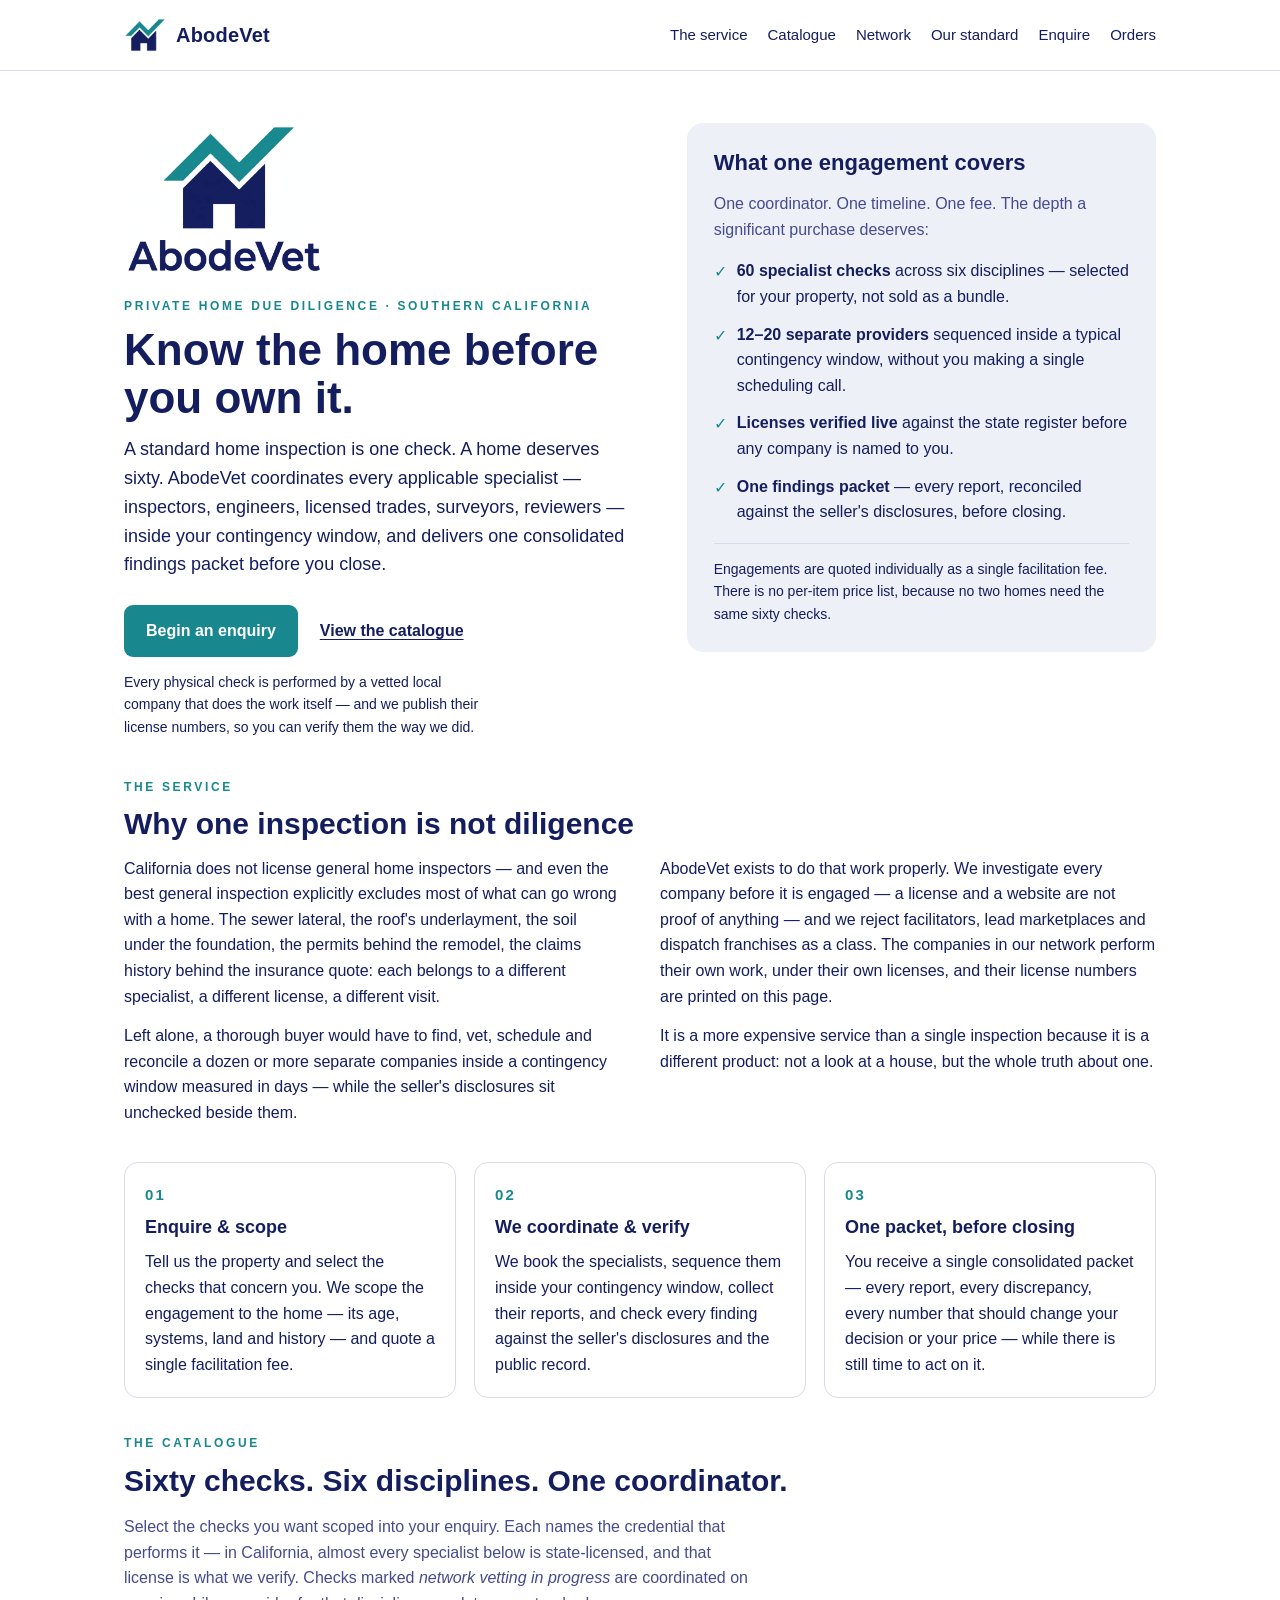
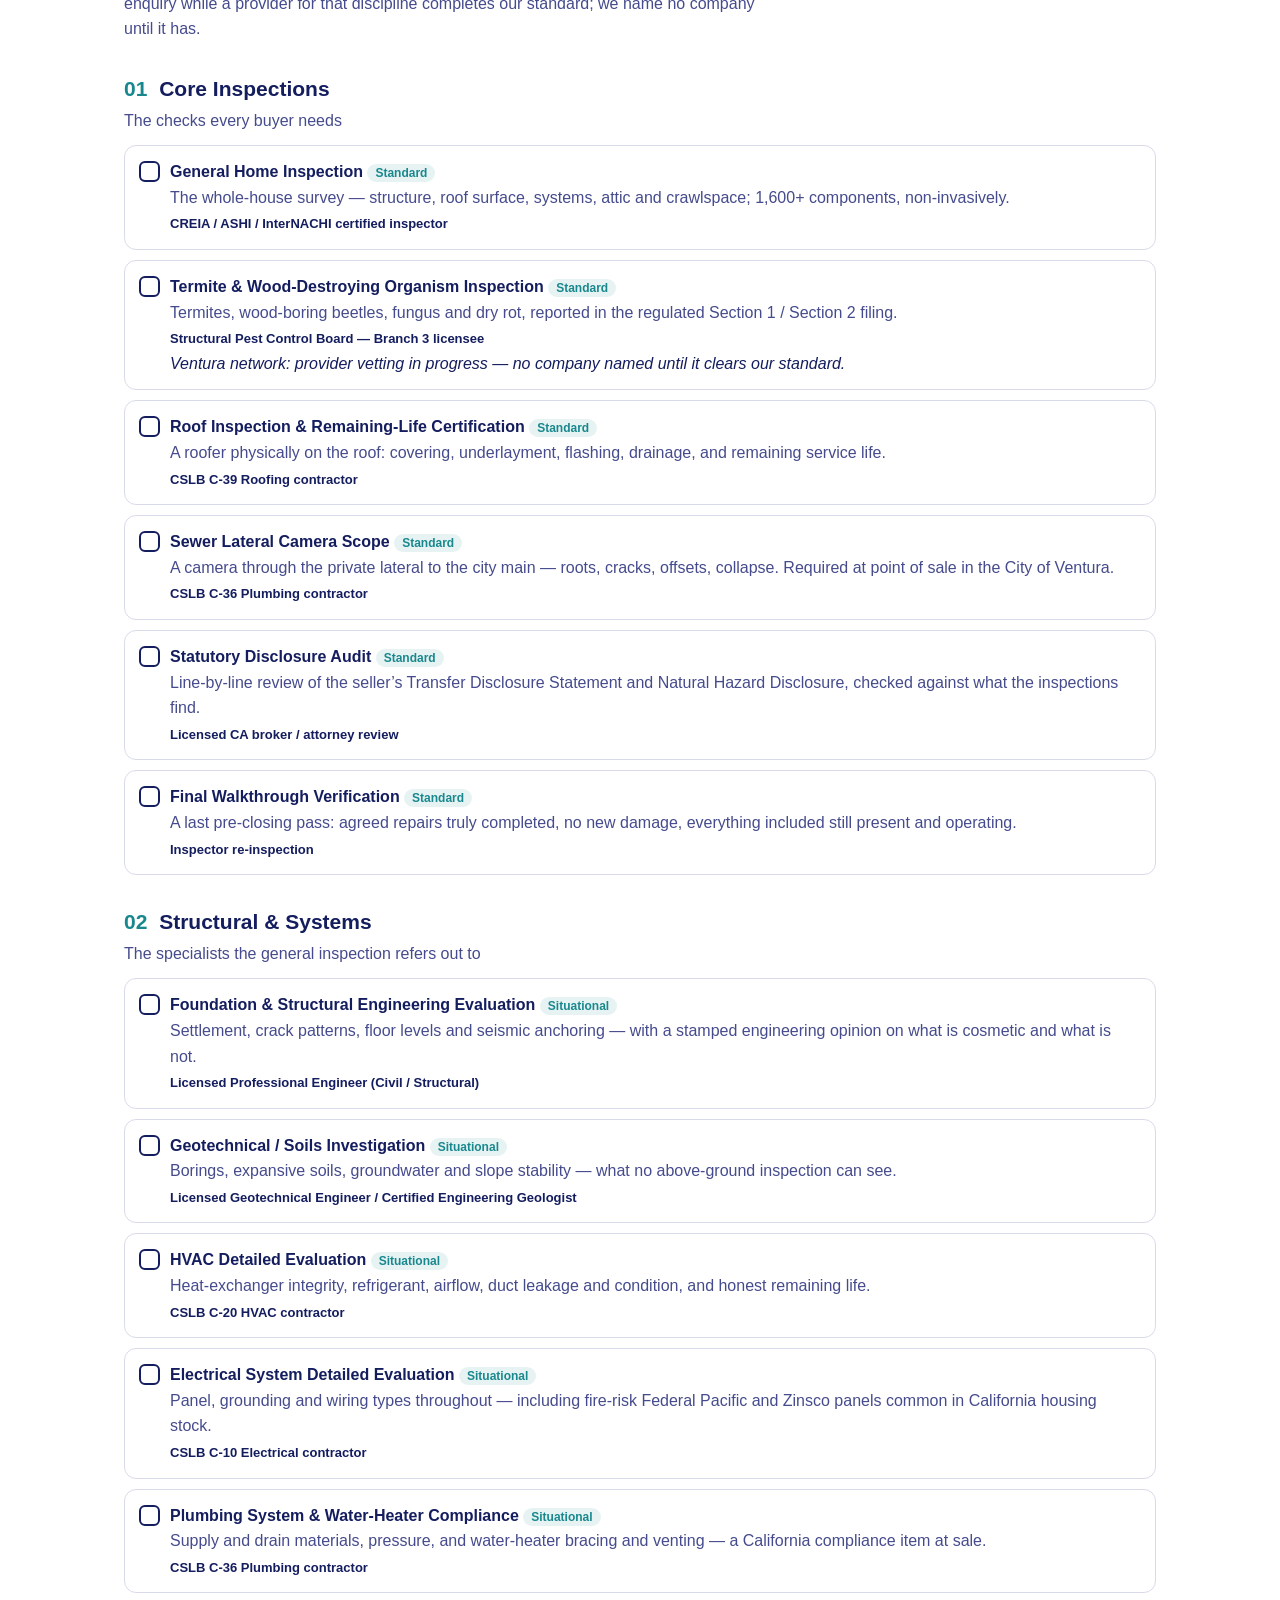
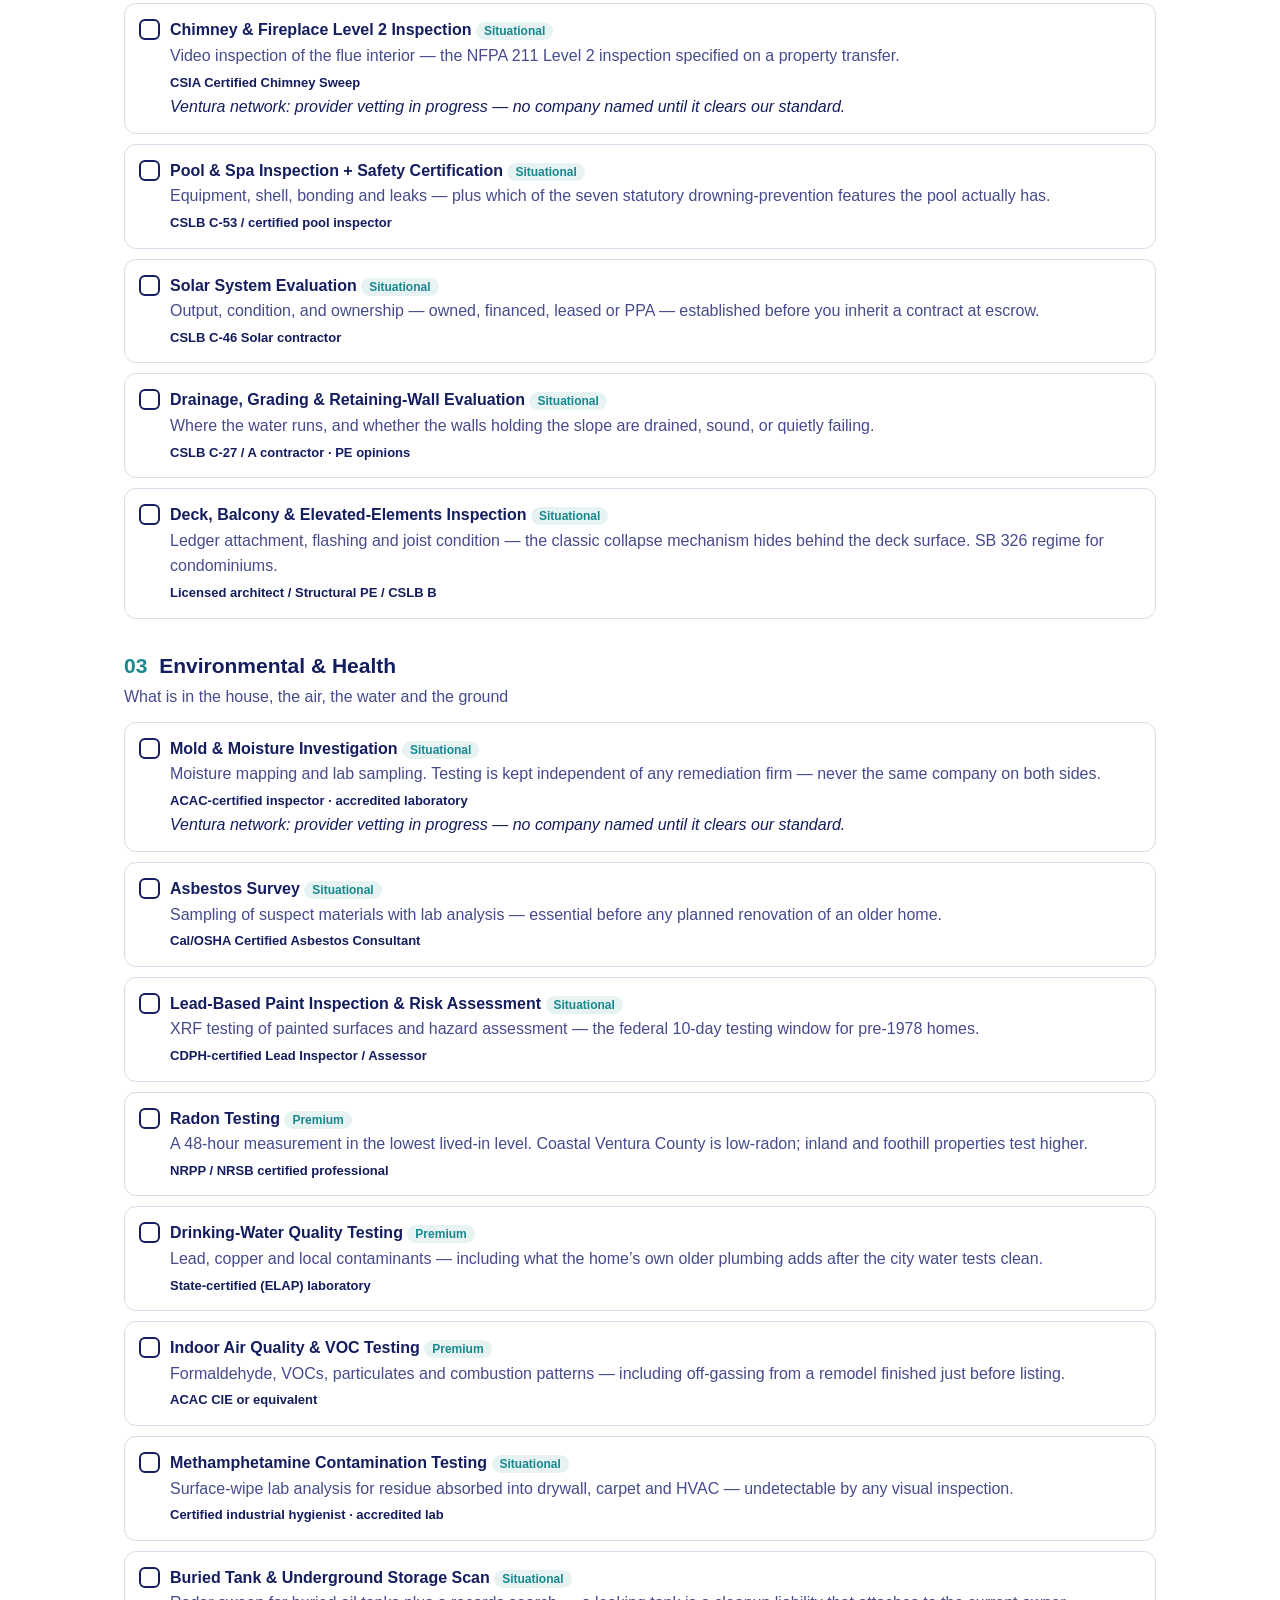
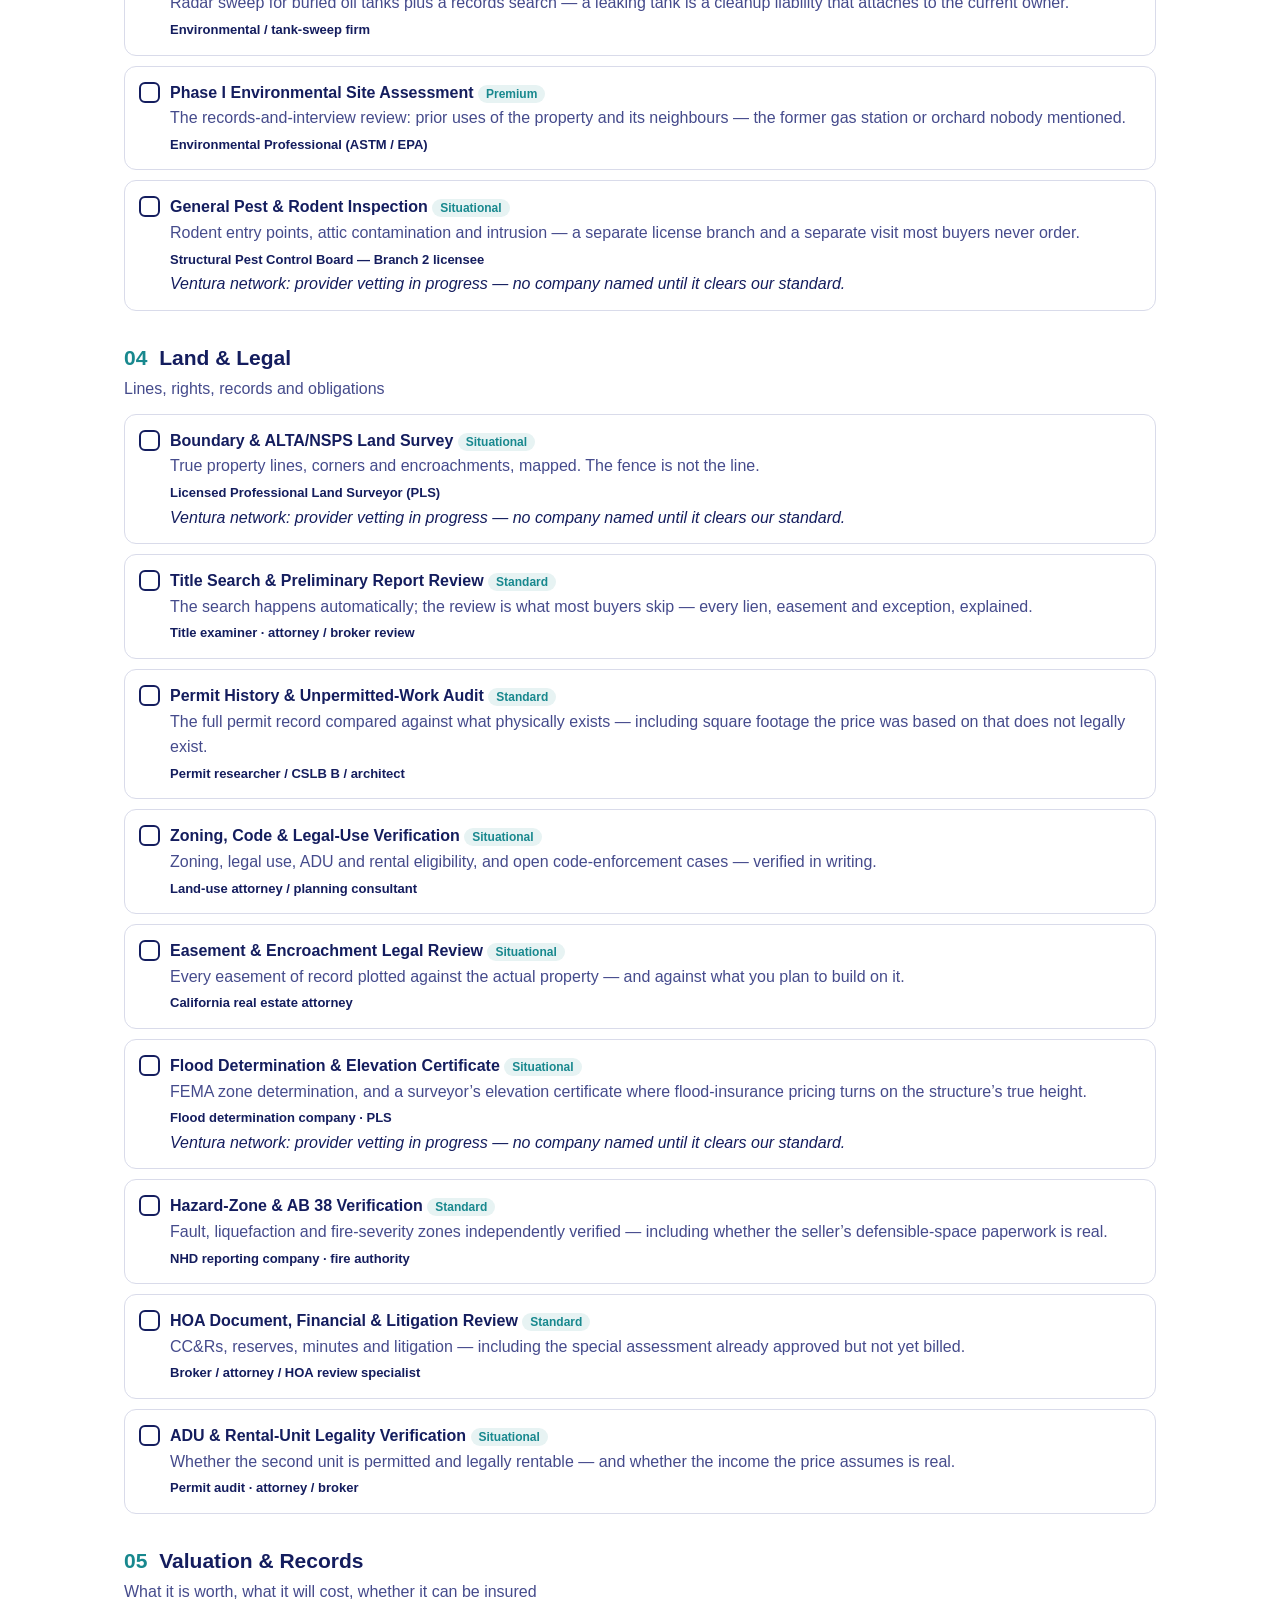
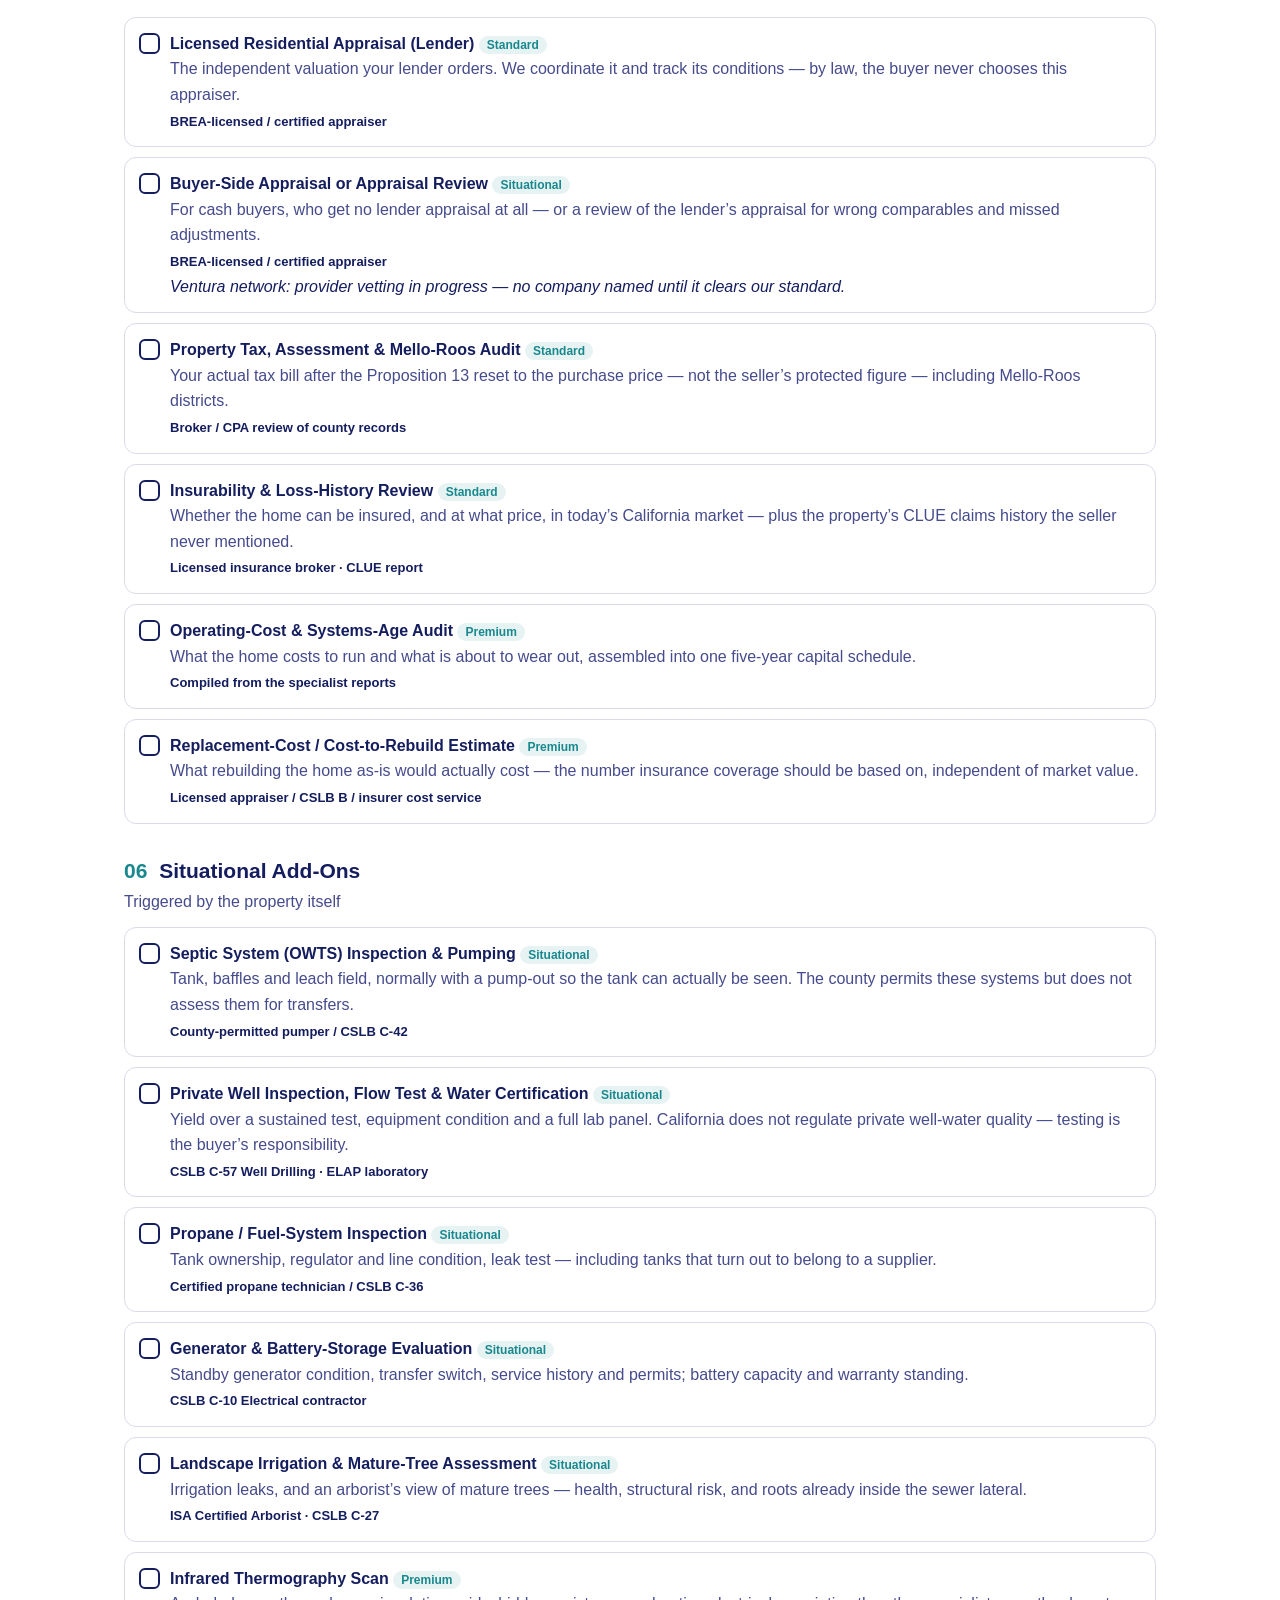
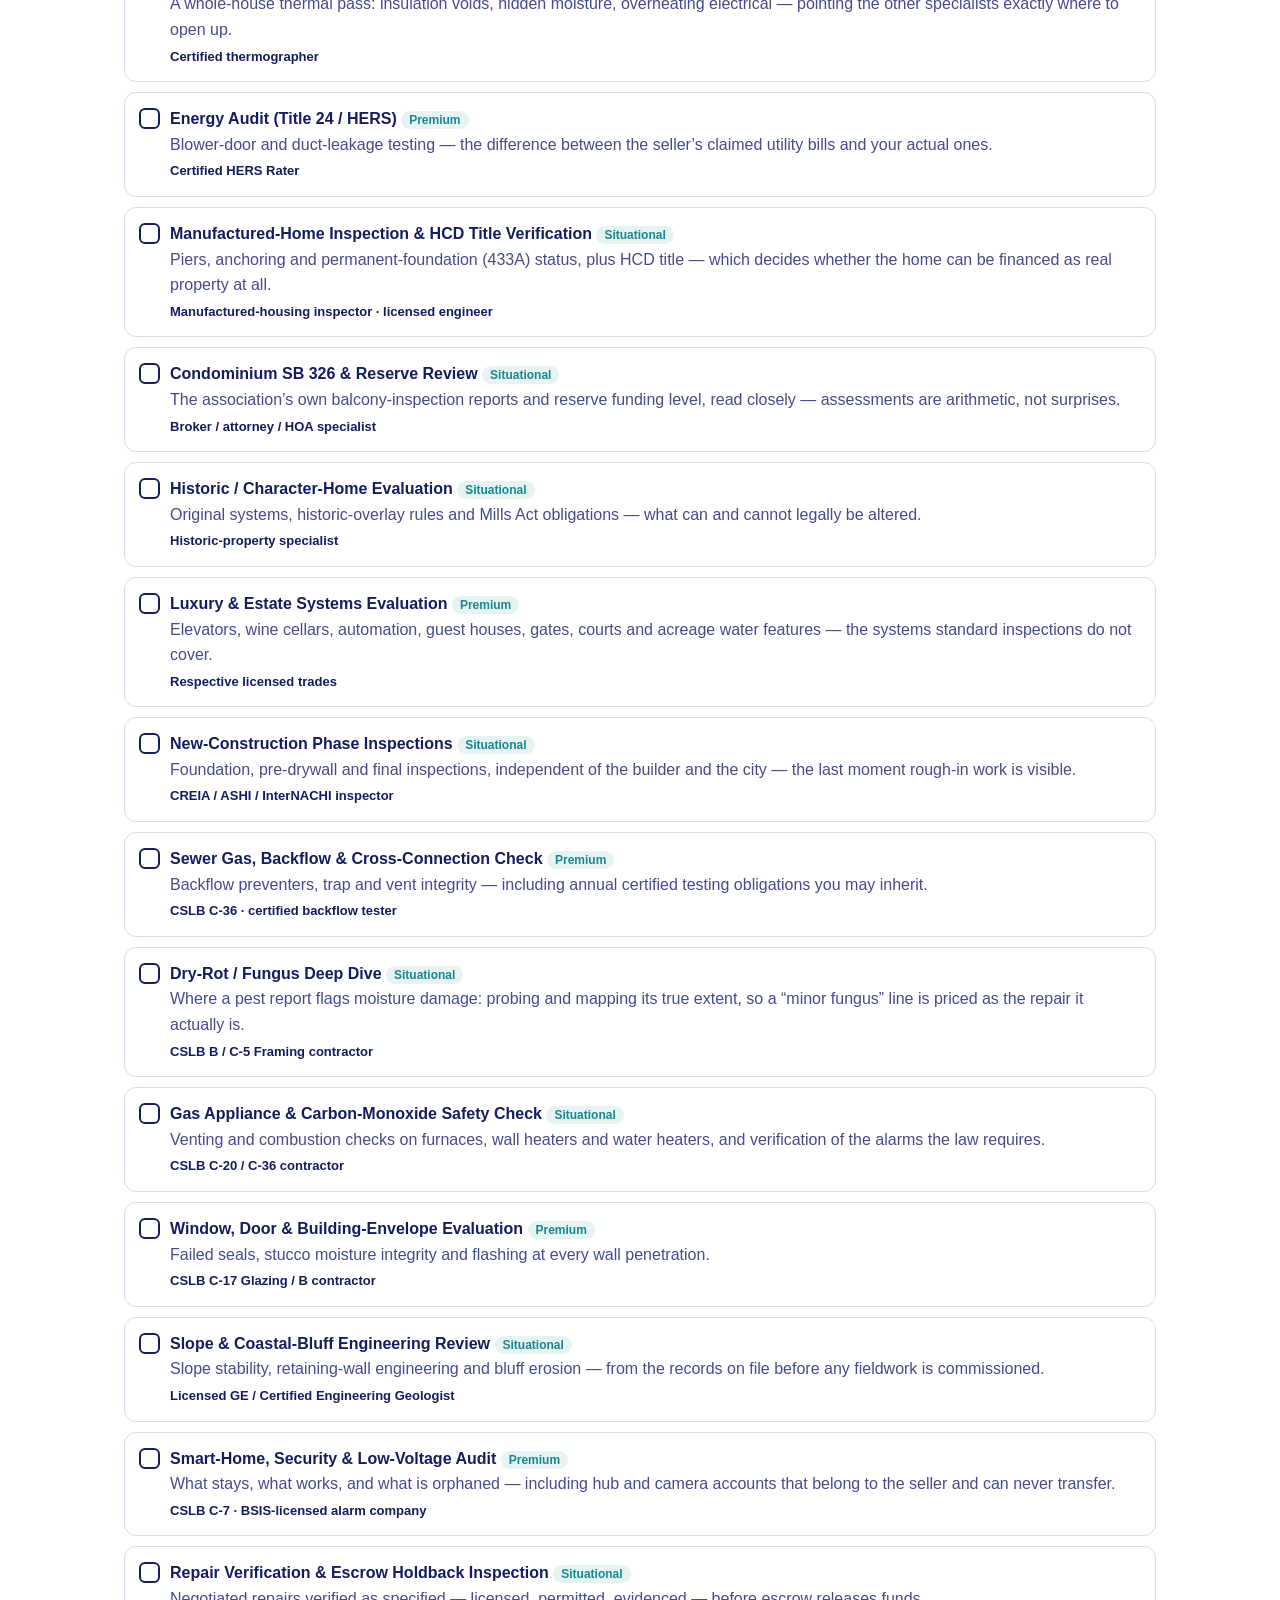
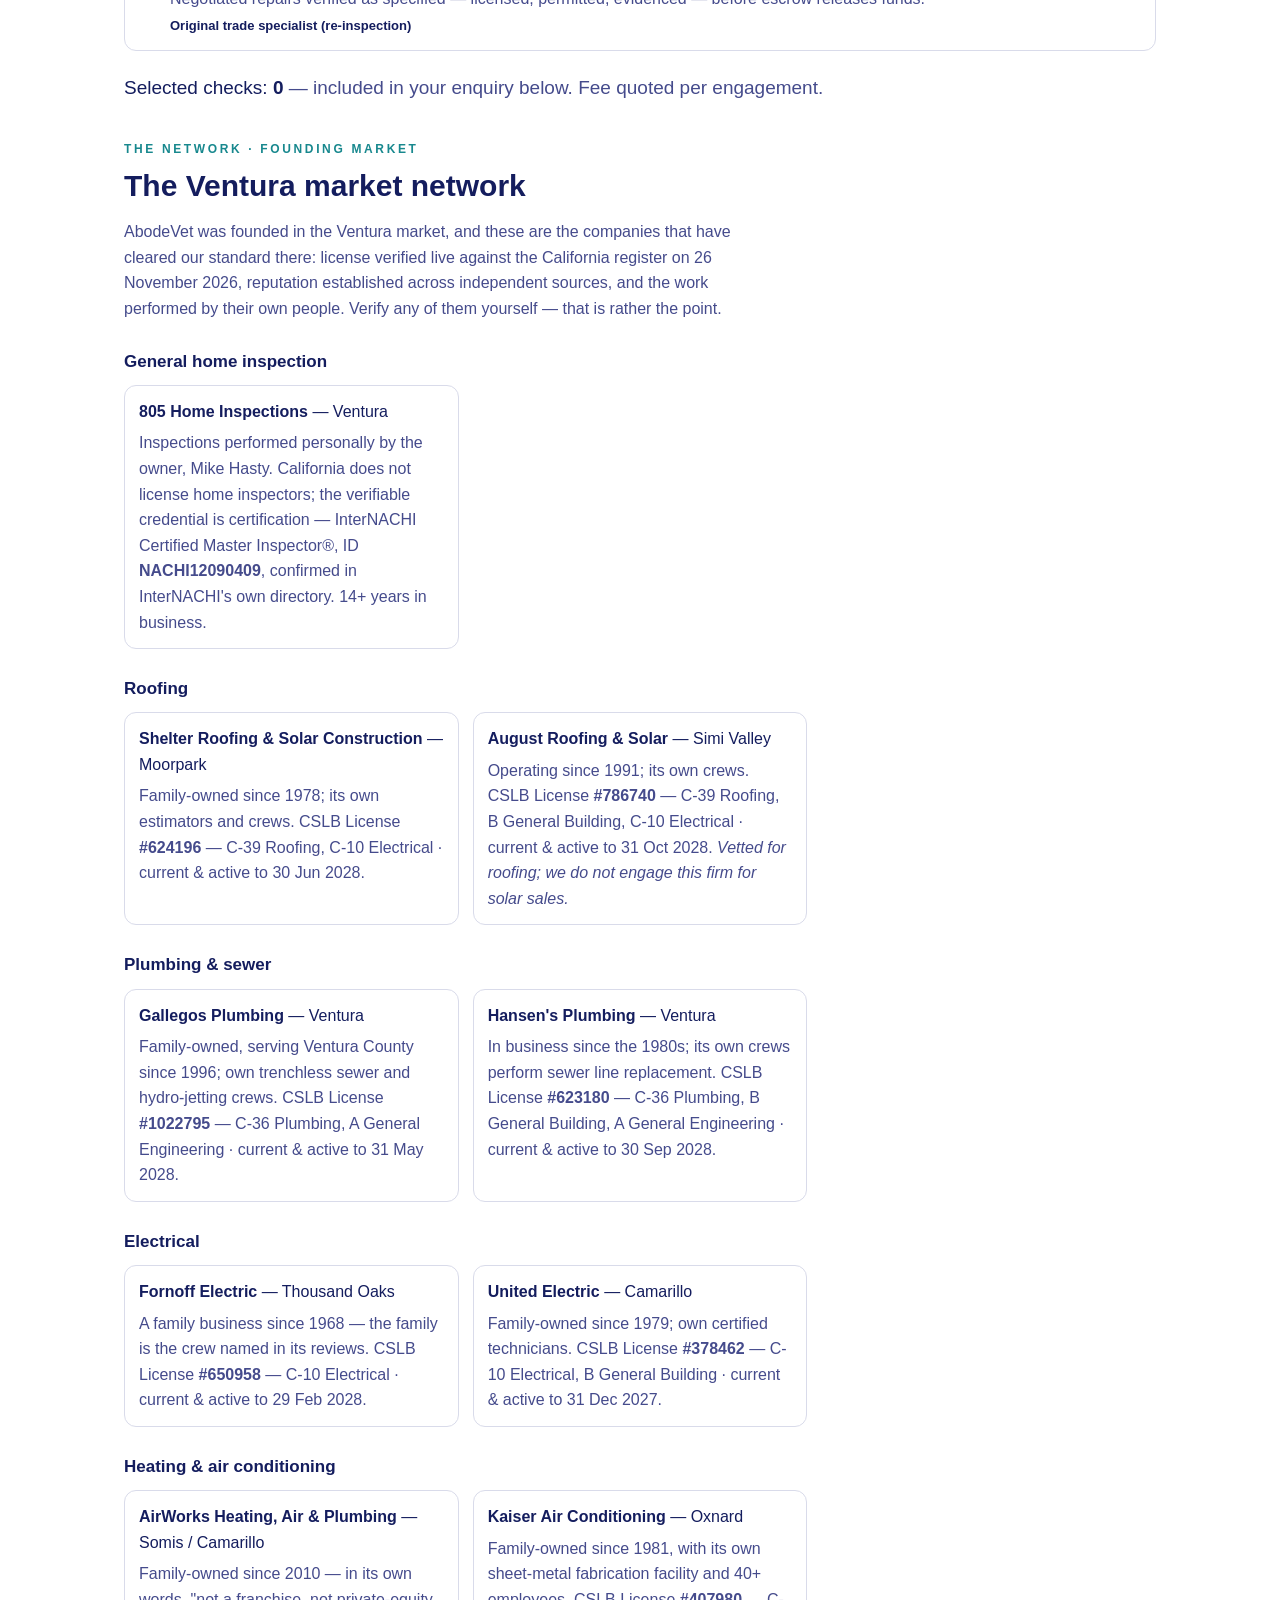
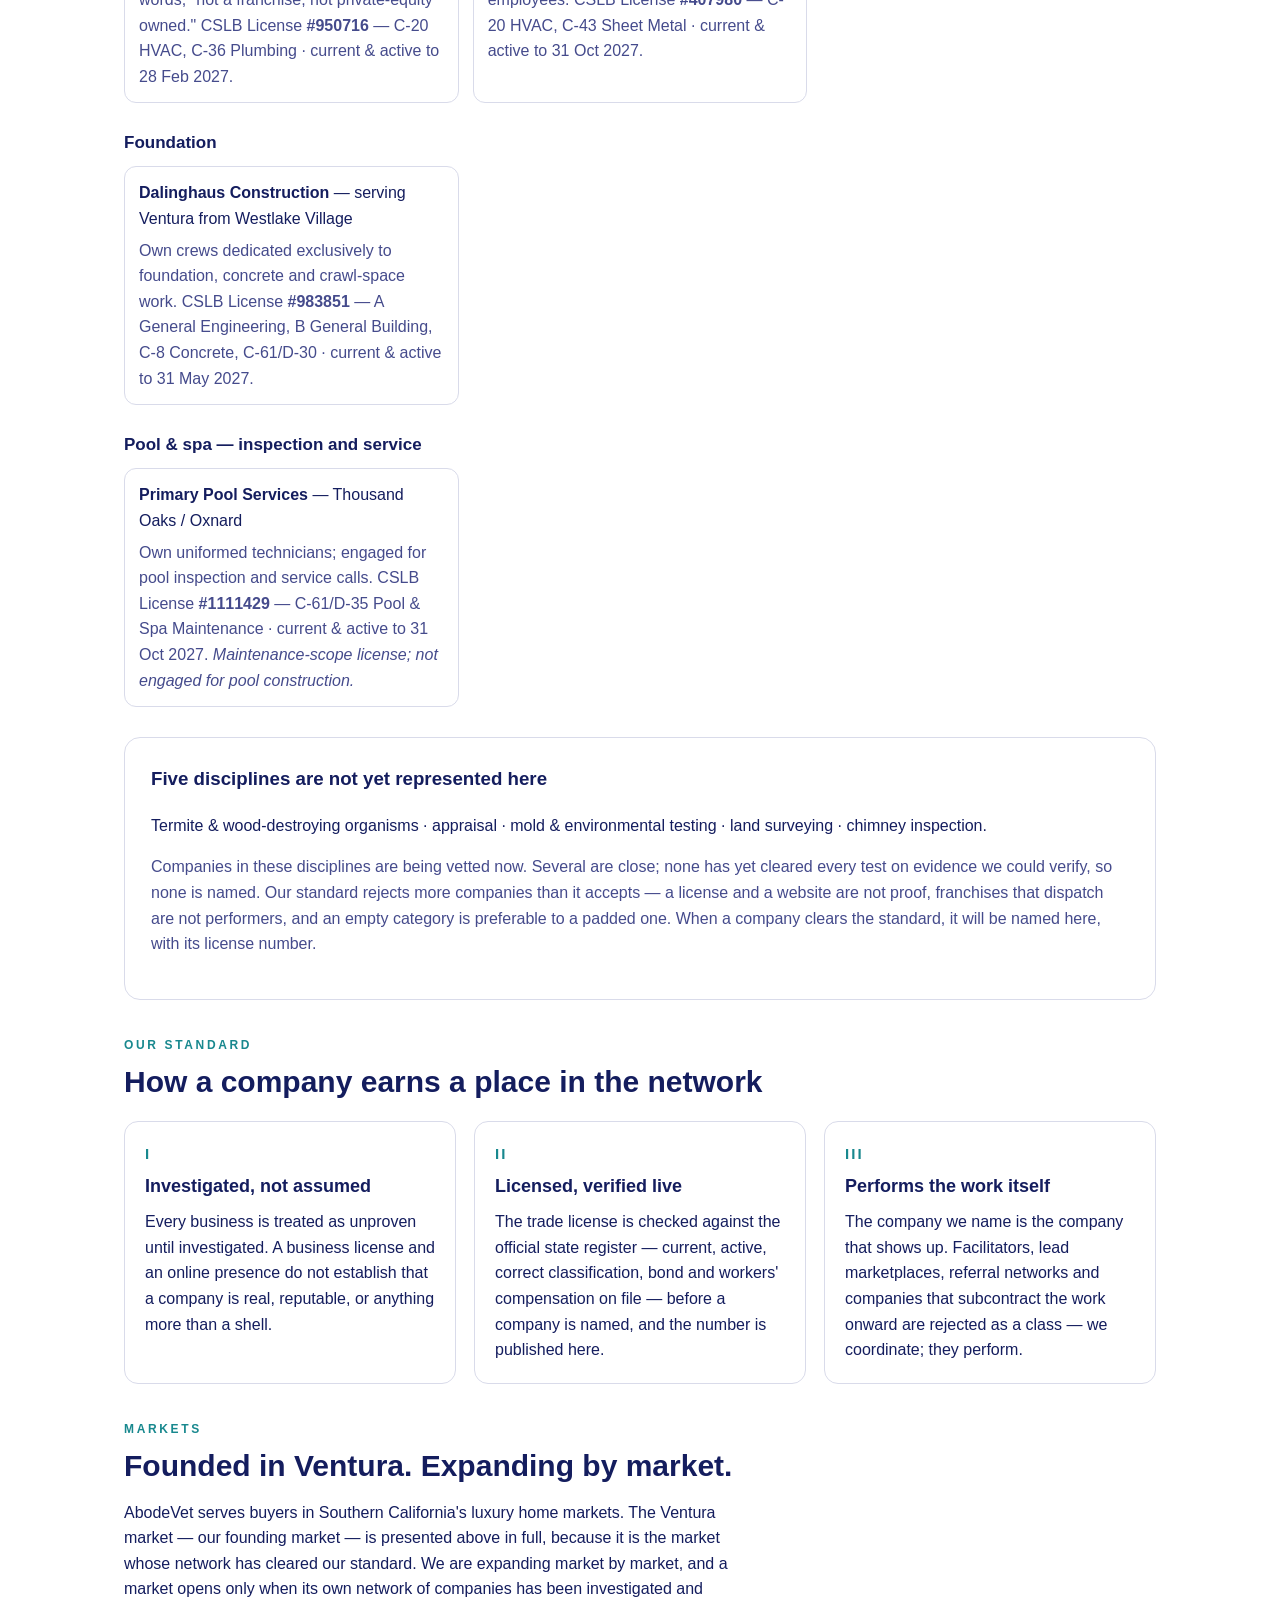
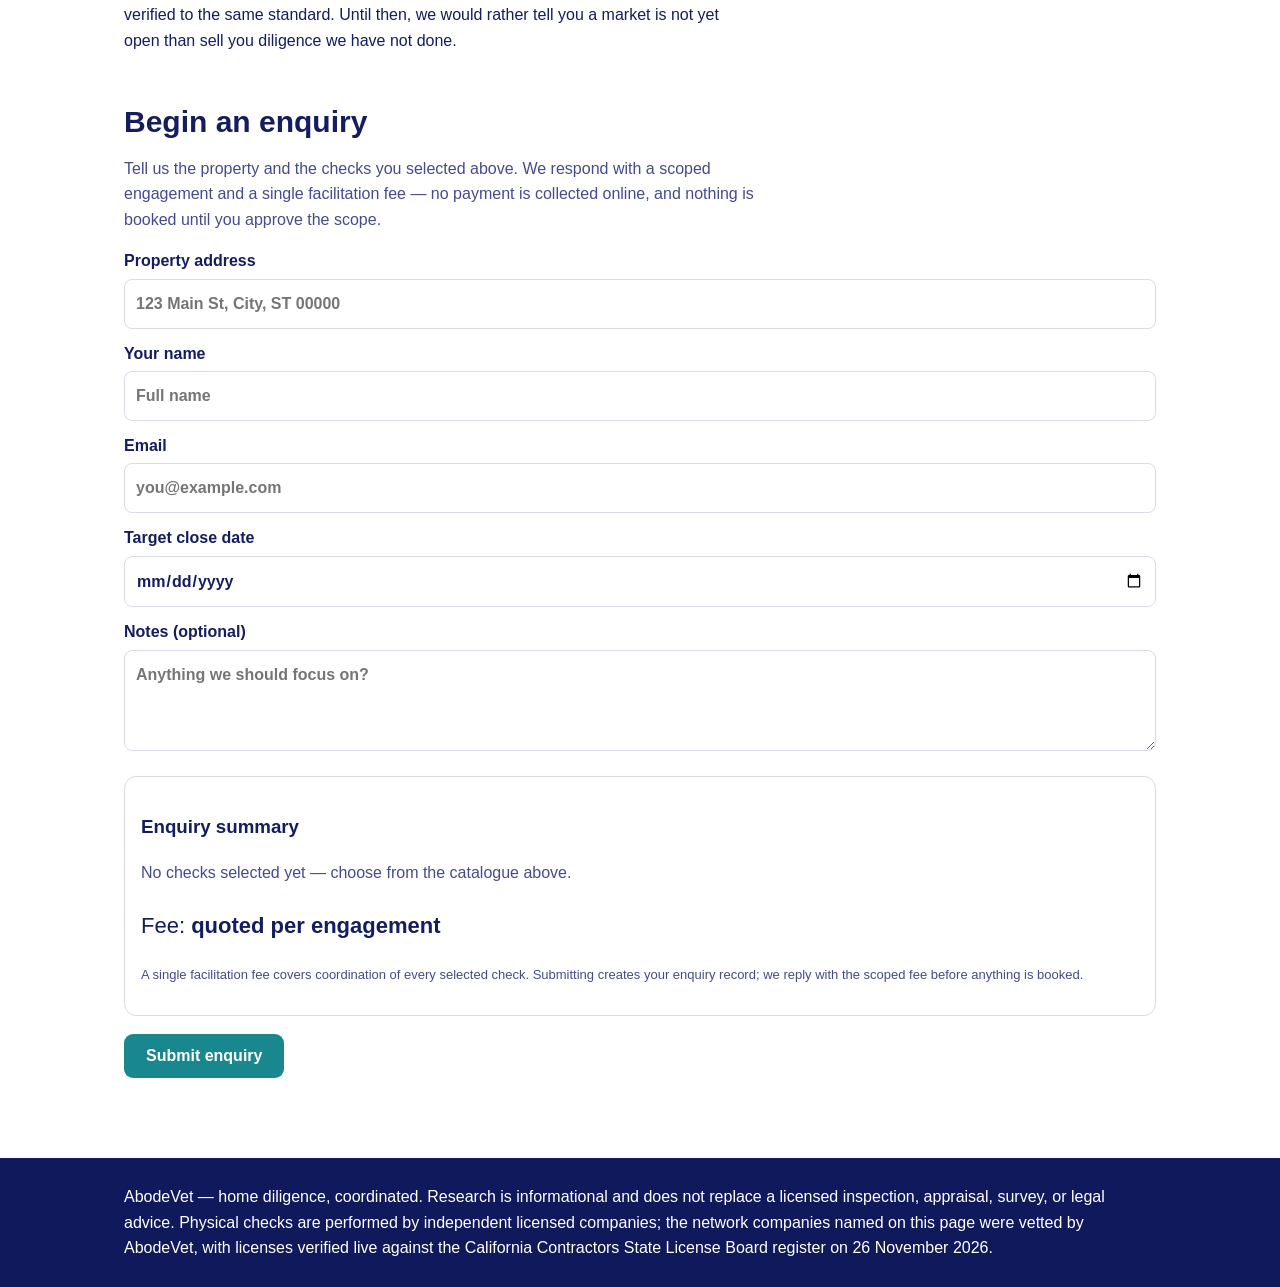
<file: index.html>
<!doctype html>
<html lang="en"><head><meta charset="utf-8"><meta name="viewport" content="width=device-width,initial-scale=1">
<meta http-equiv="Content-Security-Policy" content="default-src 'self'; script-src 'self'; connect-src 'self' https://intake.invalid; style-src 'self' https://fonts.googleapis.com; font-src 'self' https://fonts.gstatic.com; img-src 'self' data:; object-src 'none'; base-uri 'self'">
<meta name="referrer" content="strict-origin-when-cross-origin">
<title>AbodeVet — Know the home before you own it.</title>
<meta name="description" content="AbodeVet is a private due-diligence service for home buyers: up to sixty specialist checks — inspections, engineering, environmental, legal and valuation — coordinated under one roof, by vetted, licensed local companies whose license numbers we publish.">
<link rel="icon" type="image/webp" href="abodevet-icon.webp">
<link rel="preconnect" href="https://fonts.googleapis.com"><link rel="preconnect" href="https://fonts.gstatic.com" crossorigin>
<link href="https://fonts.googleapis.com/css2?family=Montserrat:wght@500;600;700;800&family=Inter:wght@400;500;600;700&display=swap" rel="stylesheet">
<link rel="stylesheet" href="styles.css"></head>
<body>
<header><div class="wrap nav"><a class="brand" href="index.html"><img src="abodevet-icon.webp" alt="AbodeVet logo"><span>AbodeVet</span></a><nav><a href="#service">The service</a><a href="#catalogue">Catalogue</a><a href="#network">Network</a><a href="#standard">Our standard</a><a href="#enquire">Enquire</a><a href="orders.html">Orders</a></nav></div></header>
<main class="wrap">

<section class="hero">
<div class="hero-copy">
<img class="lockup" src="abodevet-logo.webp" alt="AbodeVet — a house whose roof is a checkmark">
<p class="eyebrow">Private home due diligence · Southern California</p>
<h1>Know the home before you own it.</h1>
<p class="lede">A standard home inspection is one check. A home deserves sixty. AbodeVet coordinates every applicable specialist — inspectors, engineers, licensed trades, surveyors, reviewers — inside your contingency window, and delivers one consolidated findings packet before you close.</p>
<p class="cta-row"><a class="btn" href="#enquire">Begin an enquiry</a><a class="link" href="#catalogue">View the catalogue</a></p>
<p class="trust">Every physical check is performed by a vetted local company that does the work itself — and we publish their license numbers, so you can verify them the way we did.</p>
</div>
<div class="panel hero-panel">
<h2>What one engagement covers</h2>
<p class="muted">One coordinator. One timeline. One fee. The depth a significant purchase deserves:</p>
<ul class="cover-list">
<li><span class="ck">✓</span><span><strong>60 specialist checks</strong> across six disciplines — selected for your property, not sold as a bundle.</span></li>
<li><span class="ck">✓</span><span><strong>12–20 separate providers</strong> sequenced inside a typical contingency window, without you making a single scheduling call.</span></li>
<li><span class="ck">✓</span><span><strong>Licenses verified live</strong> against the state register before any company is named to you.</span></li>
<li><span class="ck">✓</span><span><strong>One findings packet</strong> — every report, reconciled against the seller's disclosures, before closing.</span></li>
</ul>
<p class="fee-note">Engagements are quoted individually as a single facilitation fee. There is no per-item price list, because no two homes need the same sixty checks.</p>
</div>
</section>

<section id="service">
<p class="eyebrow">The service</p>
<h2>Why one inspection is not diligence</h2>
<div class="cols">
<div>
<p>California does not license general home inspectors — and even the best general inspection explicitly excludes most of what can go wrong with a home. The sewer lateral, the roof's underlayment, the soil under the foundation, the permits behind the remodel, the claims history behind the insurance quote: each belongs to a different specialist, a different license, a different visit.</p>
<p>Left alone, a thorough buyer would have to find, vet, schedule and reconcile a dozen or more separate companies inside a contingency window measured in days — while the seller's disclosures sit unchecked beside them.</p>
</div>
<div>
<p>AbodeVet exists to do that work properly. We investigate every company before it is engaged — a license and a website are not proof of anything — and we reject facilitators, lead marketplaces and dispatch franchises as a class. The companies in our network perform their own work, under their own licenses, and their license numbers are printed on this page.</p>
<p>It is a more expensive service than a single inspection because it is a different product: not a look at a house, but the whole truth about one.</p>
</div>
</div>
<div class="steps">
<div class="step"><p class="step-n">01</p><h3>Enquire &amp; scope</h3><p>Tell us the property and select the checks that concern you. We scope the engagement to the home — its age, systems, land and history — and quote a single facilitation fee.</p></div>
<div class="step"><p class="step-n">02</p><h3>We coordinate &amp; verify</h3><p>We book the specialists, sequence them inside your contingency window, collect their reports, and check every finding against the seller's disclosures and the public record.</p></div>
<div class="step"><p class="step-n">03</p><h3>One packet, before closing</h3><p>You receive a single consolidated packet — every report, every discrepancy, every number that should change your decision or your price — while there is still time to act on it.</p></div>
</div>
</section>

<section id="catalogue">
<p class="eyebrow">The catalogue</p>
<h2>Sixty checks. Six disciplines. One coordinator.</h2>
<p class="muted intro">Select the checks you want scoped into your enquiry. Each names the credential that performs it — in California, almost every specialist below is state-licensed, and that license is what we verify. Checks marked <em>network vetting in progress</em> are coordinated on enquiry while a provider for that discipline completes our standard; we name no company until it has.</p>
<div id="catalogue-groups"></div>
<p class="running">Selected checks: <strong id="sel-count">0</strong> <span class="muted">— included in your enquiry below. Fee quoted per engagement.</span></p>
</section>

<section id="network">
<p class="eyebrow">The network · Founding market</p>
<h2>The Ventura market network</h2>
<p class="muted intro">AbodeVet was founded in the Ventura market, and these are the companies that have cleared our standard there: license verified live against the California register on 26 November 2026, reputation established across independent sources, and the work performed by their own people. Verify any of them yourself — that is rather the point.</p>

<h3 class="net-cat">General home inspection</h3>
<div class="grid">
<div class="card static"><p><strong>805 Home Inspections</strong> — Ventura</p><p class="muted">Inspections performed personally by the owner, Mike Hasty. California does not license home inspectors; the verifiable credential is certification — InterNACHI Certified Master Inspector®, ID <strong>NACHI12090409</strong>, confirmed in InterNACHI's own directory. 14+ years in business.</p></div>
</div>

<h3 class="net-cat">Roofing</h3>
<div class="grid">
<div class="card static"><p><strong>Shelter Roofing &amp; Solar Construction</strong> — Moorpark</p><p class="muted">Family-owned since 1978; its own estimators and crews. CSLB License <strong>#624196</strong> — C-39 Roofing, C-10 Electrical · current &amp; active to 30 Jun 2028.</p></div>
<div class="card static"><p><strong>August Roofing &amp; Solar</strong> — Simi Valley</p><p class="muted">Operating since 1991; its own crews. CSLB License <strong>#786740</strong> — C-39 Roofing, B General Building, C-10 Electrical · current &amp; active to 31 Oct 2028. <em>Vetted for roofing; we do not engage this firm for solar sales.</em></p></div>
</div>

<h3 class="net-cat">Plumbing &amp; sewer</h3>
<div class="grid">
<div class="card static"><p><strong>Gallegos Plumbing</strong> — Ventura</p><p class="muted">Family-owned, serving Ventura County since 1996; own trenchless sewer and hydro-jetting crews. CSLB License <strong>#1022795</strong> — C-36 Plumbing, A General Engineering · current &amp; active to 31 May 2028.</p></div>
<div class="card static"><p><strong>Hansen's Plumbing</strong> — Ventura</p><p class="muted">In business since the 1980s; its own crews perform sewer line replacement. CSLB License <strong>#623180</strong> — C-36 Plumbing, B General Building, A General Engineering · current &amp; active to 30 Sep 2028.</p></div>
</div>

<h3 class="net-cat">Electrical</h3>
<div class="grid">
<div class="card static"><p><strong>Fornoff Electric</strong> — Thousand Oaks</p><p class="muted">A family business since 1968 — the family is the crew named in its reviews. CSLB License <strong>#650958</strong> — C-10 Electrical · current &amp; active to 29 Feb 2028.</p></div>
<div class="card static"><p><strong>United Electric</strong> — Camarillo</p><p class="muted">Family-owned since 1979; own certified technicians. CSLB License <strong>#378462</strong> — C-10 Electrical, B General Building · current &amp; active to 31 Dec 2027.</p></div>
</div>

<h3 class="net-cat">Heating &amp; air conditioning</h3>
<div class="grid">
<div class="card static"><p><strong>AirWorks Heating, Air &amp; Plumbing</strong> — Somis / Camarillo</p><p class="muted">Family-owned since 2010 — in its own words, "not a franchise, not private-equity owned." CSLB License <strong>#950716</strong> — C-20 HVAC, C-36 Plumbing · current &amp; active to 28 Feb 2027.</p></div>
<div class="card static"><p><strong>Kaiser Air Conditioning</strong> — Oxnard</p><p class="muted">Family-owned since 1981, with its own sheet-metal fabrication facility and 40+ employees. CSLB License <strong>#407980</strong> — C-20 HVAC, C-43 Sheet Metal · current &amp; active to 31 Oct 2027.</p></div>
</div>

<h3 class="net-cat">Foundation</h3>
<div class="grid">
<div class="card static"><p><strong>Dalinghaus Construction</strong> — serving Ventura from Westlake Village</p><p class="muted">Own crews dedicated exclusively to foundation, concrete and crawl-space work. CSLB License <strong>#983851</strong> — A General Engineering, B General Building, C-8 Concrete, C-61/D-30 · current &amp; active to 31 May 2027.</p></div>
</div>

<h3 class="net-cat">Pool &amp; spa — inspection and service</h3>
<div class="grid">
<div class="card static"><p><strong>Primary Pool Services</strong> — Thousand Oaks / Oxnard</p><p class="muted">Own uniformed technicians; engaged for pool inspection and service calls. CSLB License <strong>#1111429</strong> — C-61/D-35 Pool &amp; Spa Maintenance · current &amp; active to 31 Oct 2027. <em>Maintenance-scope license; not engaged for pool construction.</em></p></div>
</div>

<div class="panel vetting-panel">
<h3>Five disciplines are not yet represented here</h3>
<p>Termite &amp; wood-destroying organisms · appraisal · mold &amp; environmental testing · land surveying · chimney inspection.</p>
<p class="muted">Companies in these disciplines are being vetted now. Several are close; none has yet cleared every test on evidence we could verify, so none is named. Our standard rejects more companies than it accepts — a license and a website are not proof, franchises that dispatch are not performers, and an empty category is preferable to a padded one. When a company clears the standard, it will be named here, with its license number.</p>
</div>
</section>

<section id="standard">
<p class="eyebrow">Our standard</p>
<h2>How a company earns a place in the network</h2>
<div class="steps">
<div class="step"><p class="step-n">I</p><h3>Investigated, not assumed</h3><p>Every business is treated as unproven until investigated. A business license and an online presence do not establish that a company is real, reputable, or anything more than a shell.</p></div>
<div class="step"><p class="step-n">II</p><h3>Licensed, verified live</h3><p>The trade license is checked against the official state register — current, active, correct classification, bond and workers' compensation on file — before a company is named, and the number is published here.</p></div>
<div class="step"><p class="step-n">III</p><h3>Performs the work itself</h3><p>The company we name is the company that shows up. Facilitators, lead marketplaces, referral networks and companies that subcontract the work onward are rejected as a class — we coordinate; they perform.</p></div>
</div>
</section>

<section id="markets">
<p class="eyebrow">Markets</p>
<h2>Founded in Ventura. Expanding by market.</h2>
<p class="cols-single">AbodeVet serves buyers in Southern California's luxury home markets. The Ventura market — our founding market — is presented above in full, because it is the market whose network has cleared our standard. We are expanding market by market, and a market opens only when its own network of companies has been investigated and verified to the same standard. Until then, we would rather tell you a market is not yet open than sell you diligence we have not done.</p>
</section>

<section id="enquire"><h2>Begin an enquiry</h2>
<p class="muted intro">Tell us the property and the checks you selected above. We respond with a scoped engagement and a single facilitation fee — no payment is collected online, and nothing is booked until you approve the scope.</p>
<form id="order-form">
<label>Property address<input required name="address" placeholder="123 Main St, City, ST 00000" autocomplete="street-address"></label>
<label>Your name<input required name="name" placeholder="Full name"></label>
<label>Email<input required type="email" name="email" placeholder="you@example.com"></label>
<label>Target close date<input type="date" name="closeDate"></label>
<label>Notes (optional)<textarea name="notes" rows="3" placeholder="Anything we should focus on?"></textarea></label>
<div class="summary"><h3>Enquiry summary</h3><div id="summary-lines"></div><p class="total">Fee: <strong>quoted per engagement</strong></p><p class="muted small">A single facilitation fee covers coordination of every selected check. Submitting creates your enquiry record; we reply with the scoped fee before anything is booked.</p></div>
<button class="btn" type="submit">Submit enquiry</button>
<p id="form-error" class="error"></p>
</form></section>

<section id="confirmation" hidden><h2><span class="ck">✓</span> Enquiry received</h2><div id="confirmation-body"></div><p><a class="btn" href="orders.html">View stored enquiries</a> <button class="btn secondary" id="start-another" type="button">Start another enquiry</button></p></section>

</main>
<footer><div class="wrap"><p>AbodeVet — home diligence, coordinated. Research is informational and does not replace a licensed inspection, appraisal, survey, or legal advice. Physical checks are performed by independent licensed companies; the network companies named on this page were vetted by AbodeVet, with licenses verified live against the California Contractors State License Board register on 26 November 2026.</p></div></footer>
<script src="app.js"></script></body></html>
</file>
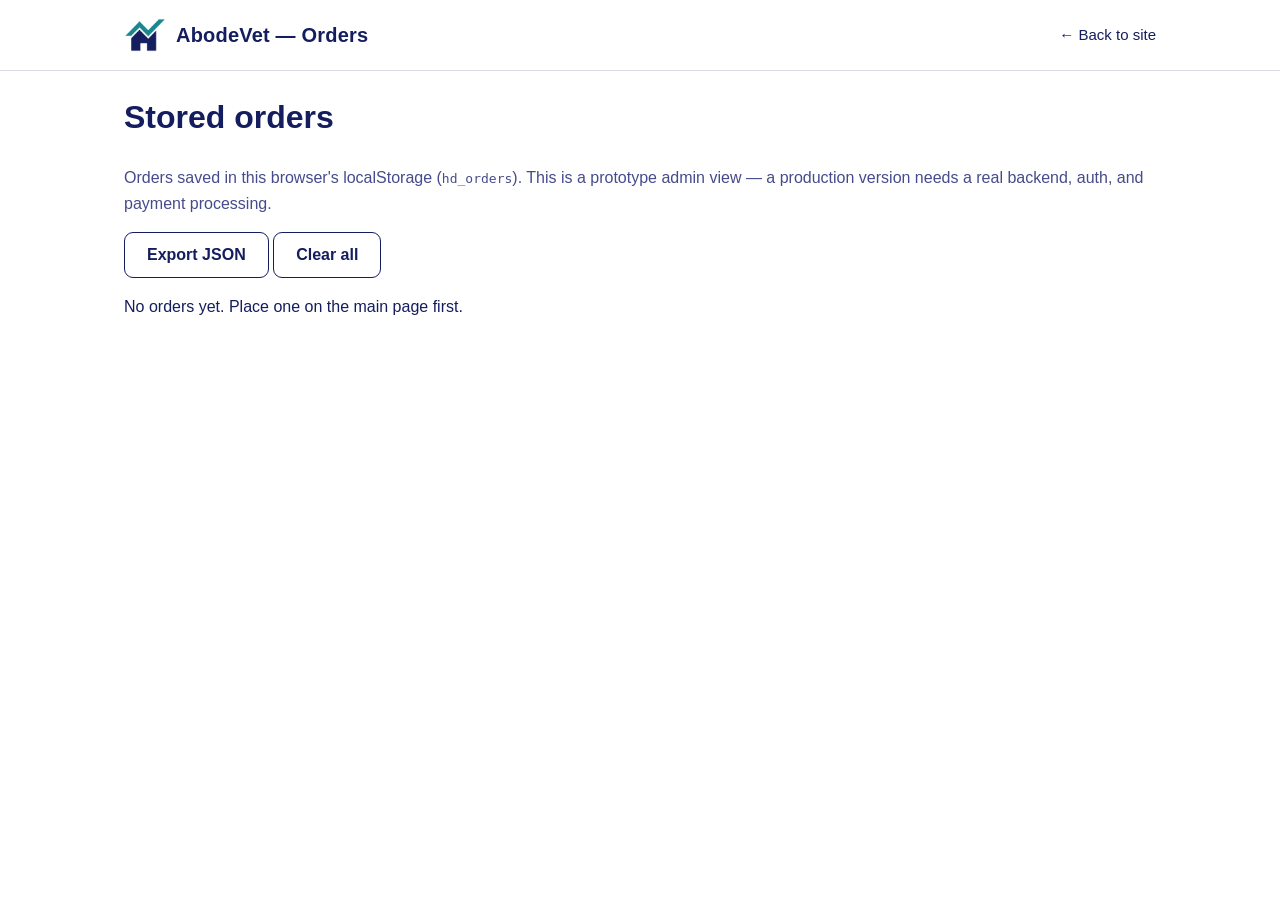
<file: orders.html>
<!doctype html><html lang="en"><head><meta charset="utf-8"><meta name="viewport" content="width=device-width,initial-scale=1">
<meta http-equiv="Content-Security-Policy" content="default-src 'self'; script-src 'self'; style-src 'self' https://fonts.googleapis.com; font-src 'self' https://fonts.gstatic.com; img-src 'self' data:; object-src 'none'; base-uri 'self'">
<meta name="referrer" content="strict-origin-when-cross-origin">
<title>AbodeVet — Orders (Admin)</title>
<link rel="icon" type="image/webp" href="abodevet-icon.webp">
<link rel="preconnect" href="https://fonts.googleapis.com"><link rel="preconnect" href="https://fonts.gstatic.com" crossorigin>
<link href="https://fonts.googleapis.com/css2?family=Montserrat:wght@600;700;800&family=Inter:wght@400;500;600;700&display=swap" rel="stylesheet">
<link rel="stylesheet" href="styles.css"></head>
<body><header><div class="wrap nav"><a class="brand" href="index.html"><img src="abodevet-icon.webp" alt="AbodeVet logo"><span>AbodeVet — Orders</span></a><nav><a href="index.html">← Back to site</a></nav></div></header>
<main class="wrap"><h1>Stored orders</h1><p class="muted">Orders saved in this browser's localStorage (<code>hd_orders</code>). This is a prototype admin view — a production version needs a real backend, auth, and payment processing.</p>
<button class="btn secondary" id="export-btn" type="button">Export JSON</button> <button class="btn secondary" id="clear-btn" type="button">Clear all</button>
<div id="out" style="margin-top:18px"></div></main>
<script src="orders.js"></script></body></html>
</file>
<file: styles.css>
:root{--navy:#141D5E;--teal:#18888E;--deep:#10195B;--soft:#454B8C;--line:#D9DBEA;--tint:#EEF0F8;--teal-tint:#E7F3F3}
*{box-sizing:border-box}
body{font-family:'Inter',-apple-system,'Segoe UI',Roboto,sans-serif;margin:0;color:#141D5E;background:#FFFFFF;line-height:1.6}
h1,h2,h3{font-family:'Montserrat','Helvetica Neue',Arial,sans-serif;color:#141D5E}
.wrap{max-width:1080px;margin:0 auto;padding:0 24px}
header{background:#FFFFFF;border-bottom:1px solid var(--line)}
.nav{display:flex;justify-content:space-between;align-items:center;padding:14px 24px}
.brand{display:flex;align-items:center;gap:10px;text-decoration:none;color:#141D5E;font-family:'Montserrat','Helvetica Neue',Arial,sans-serif;font-weight:700;font-size:20px;letter-spacing:.01em}
.brand img{width:42px;height:42px;object-fit:contain}
.nav nav a{color:#141D5E;margin-left:20px;text-decoration:none;font-weight:500;font-size:15px}
.nav nav a:hover{color:#18888E}
section{padding:28px 0 8px}
.eyebrow{font-family:'Montserrat','Helvetica Neue',Arial,sans-serif;font-size:12px;font-weight:700;letter-spacing:.22em;text-transform:uppercase;color:#18888E;margin:0 0 10px}
h2{font-size:30px;line-height:1.15;margin:0 0 14px;font-weight:700}
.intro{max-width:72ch}
.hero{display:grid;grid-template-columns:1.05fr .95fr;gap:44px;align-items:start;padding:52px 0 12px}
@media(max-width:860px){.hero{grid-template-columns:1fr}}
.lockup{width:200px;height:auto;display:block;margin-bottom:22px}
.hero h1{font-size:44px;line-height:1.08;margin:0 0 14px;font-weight:700}
.lede{font-size:18px;max-width:54ch;margin:0}
.cta-row{margin:26px 0 14px;display:flex;gap:22px;align-items:center;flex-wrap:wrap}
.btn{background:#18888E;color:#FFFFFF;border:0;padding:13px 22px;border-radius:9px;font-weight:700;cursor:pointer;text-decoration:none;display:inline-block;font-family:'Inter',sans-serif;font-size:16px}
.btn:hover{filter:brightness(.93)}
.btn.secondary{background:#FFFFFF;color:#141D5E;border:1.5px solid #141D5E}
.link{color:#141D5E;font-weight:600;text-decoration:underline;text-underline-offset:3px}
.trust{font-size:14px;max-width:48ch;margin:0}
.panel{border:1px solid var(--line);border-radius:16px;padding:26px;background:#FFFFFF}
.panel h2{margin-top:0;font-size:22px}
.hero-panel{background:var(--tint);border-color:transparent}
.cover-list{list-style:none;margin:14px 0;padding:0;display:grid;gap:12px}
.cover-list li{display:flex;gap:10px;align-items:flex-start}
.cover-list .ck{flex:0 0 auto;margin-top:1px}
.fee-note{border-top:1px solid var(--line);padding-top:14px;margin:18px 0 0;font-size:14px}
.cols{display:grid;grid-template-columns:1fr 1fr;gap:40px}
@media(max-width:860px){.cols{grid-template-columns:1fr}}
.cols p{margin:0 0 14px;max-width:56ch}
.cols-single{max-width:68ch}
.steps{display:grid;grid-template-columns:repeat(3,1fr);gap:18px;margin-top:22px}
@media(max-width:860px){.steps{grid-template-columns:1fr}}
.step{border:1px solid var(--line);border-radius:14px;padding:20px}
.step h3{margin:6px 0 8px;font-size:18px}
.step p{margin:0}
.step-n{font-family:'Montserrat','Helvetica Neue',Arial,sans-serif;font-weight:800;font-size:15px;letter-spacing:.14em;color:#18888E;margin:0}
.group{margin-top:30px}
.group h3{font-size:21px;margin:0 0 2px}
.group-n{color:#18888E;font-weight:800;margin-right:6px}
.group-sub{margin:0 0 12px}
.stack{display:grid;gap:10px}
.card{background:#FFFFFF;border:1px solid var(--line);border-radius:12px;padding:13px 14px}
.card label{display:flex;gap:10px;cursor:pointer;align-items:flex-start;position:relative}
.card input{position:absolute;opacity:0;width:1px;height:1px}
.box{flex:0 0 auto;width:21px;height:21px;border:2px solid #141D5E;border-radius:6px;color:#FFFFFF;font-size:14px;line-height:1;display:flex;align-items:center;justify-content:center;margin-top:2px;background:#FFFFFF}
.card input:checked~.box{background:#18888E;border-color:#18888E}
.card:has(input:checked){border-color:#18888E;background:var(--teal-tint)}
.card input:focus-visible~.box{outline:2px solid #141D5E;outline-offset:2px}
.card.static p{margin:0 0 6px}
.card.static p:last-child{margin-bottom:0}
.cred{font-size:13px;font-weight:600;color:#141D5E}
.muted{color:var(--soft)}
.small{font-size:13px}
.tag{background:var(--teal-tint);color:#18888E;padding:2px 8px;border-radius:999px;font-size:12px;font-weight:600;white-space:nowrap}
.net-cat{font-size:17px;margin:26px 0 10px}
.vetting-panel{margin-top:30px;background:#FFFFFF}
.vetting-panel h3{margin-top:0}
.grid{display:grid;grid-template-columns:repeat(auto-fill,minmax(min(300px,100%),1fr));gap:14px}
.running{font-size:19px;margin:22px 0 0}
form label{display:block;margin:12px 0;font-weight:600}
input,textarea{width:100%;padding:11px;border:1px solid var(--line);border-radius:8px;margin-top:5px;font:inherit;color:#141D5E;background:#FFFFFF}
.summary{background:#FFFFFF;border:1px solid var(--line);border-radius:12px;padding:16px;margin:18px 0}
.total{font-size:22px}
.error{color:#10195B;font-weight:600}
.ck{color:#18888E}
table{width:100%;border-collapse:collapse;background:#FFFFFF}
.table-wrap{overflow-x:auto;-webkit-overflow-scrolling:touch}
.table-wrap table{min-width:680px}
td{overflow-wrap:anywhere}
@media(max-width:640px){.nav{flex-wrap:wrap;gap:6px}.nav nav{display:flex;flex-wrap:wrap}.nav nav a{margin-left:0;padding:10px 8px}.hero h1{font-size:34px}.btn{min-height:44px}h2{font-size:26px}}
th,td{border:1px solid var(--line);padding:9px;text-align:left;vertical-align:top}
th{background:#141D5E;color:#FFFFFF;font-family:'Montserrat','Helvetica Neue',Arial,sans-serif}
pre{white-space:pre-wrap}
footer{background:#10195B;color:#FFFFFF;margin-top:56px;padding:26px 0}
footer p{margin:0}
</file>
